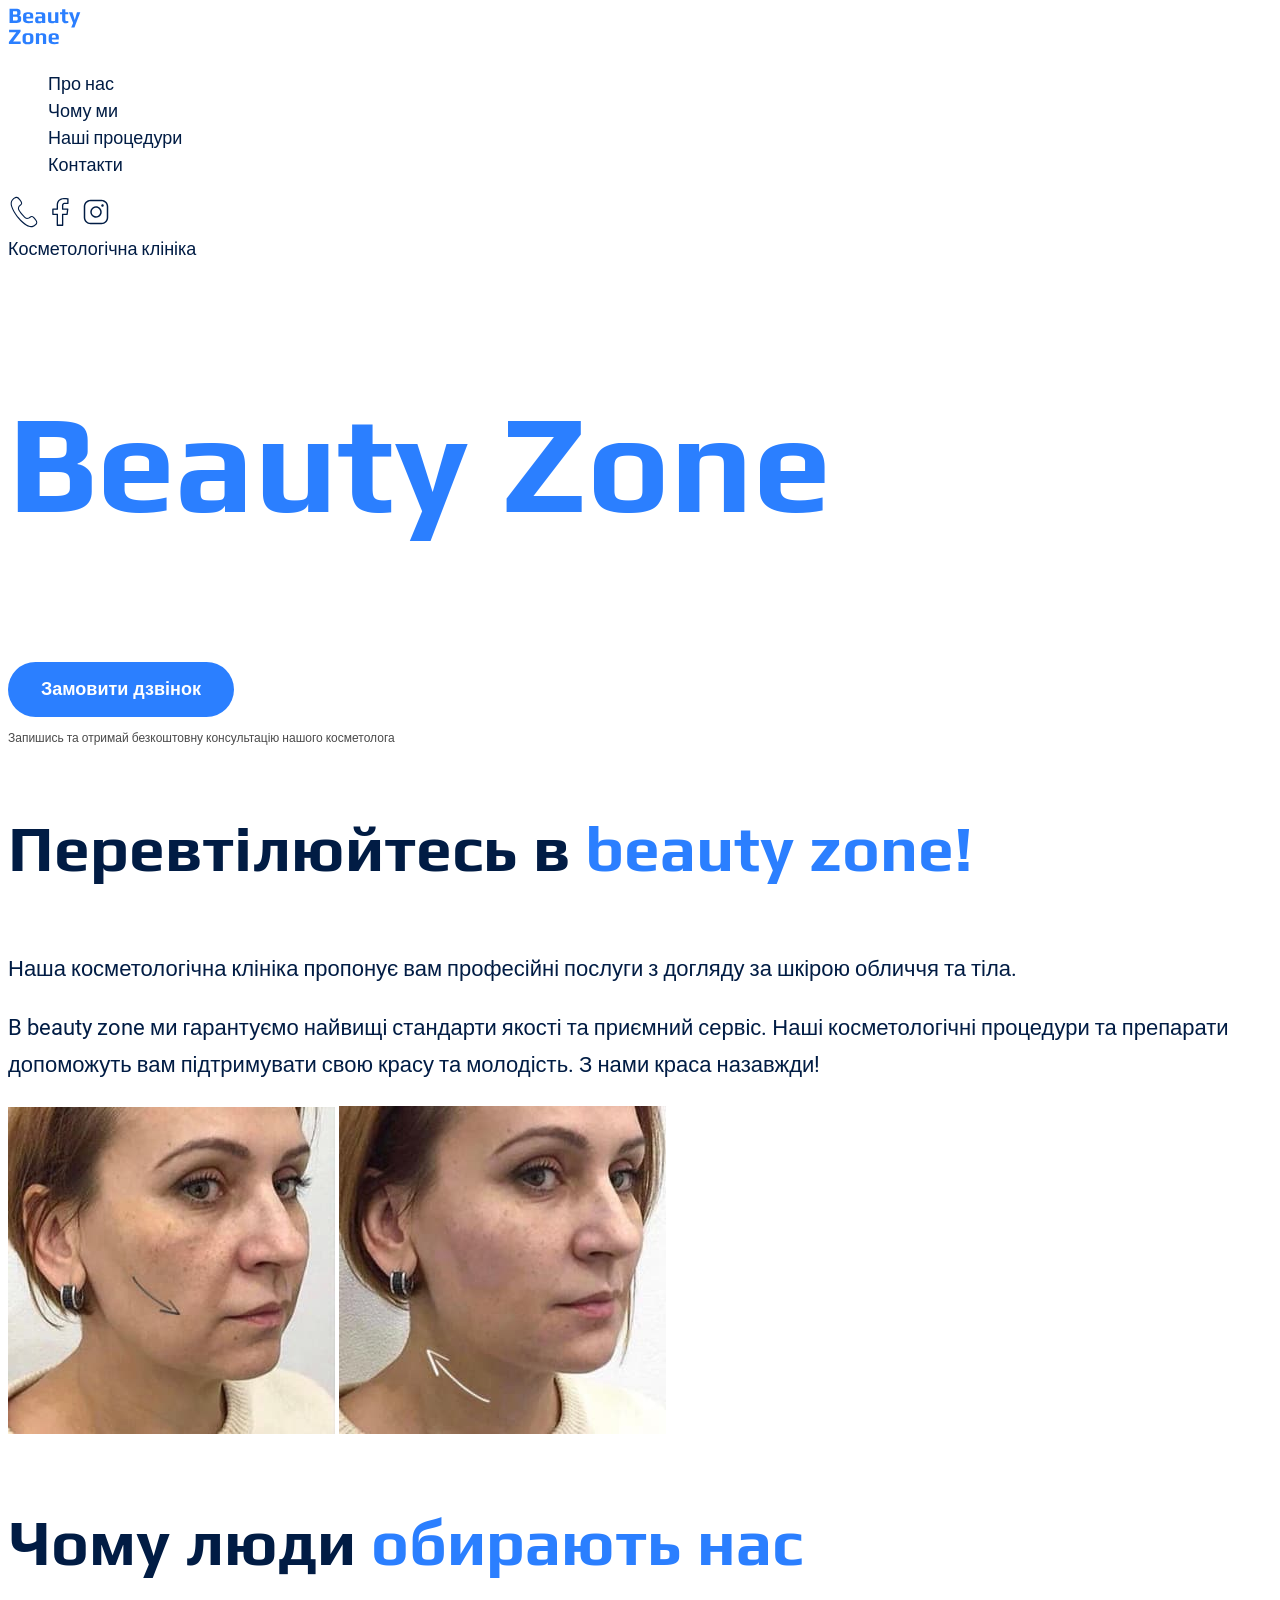
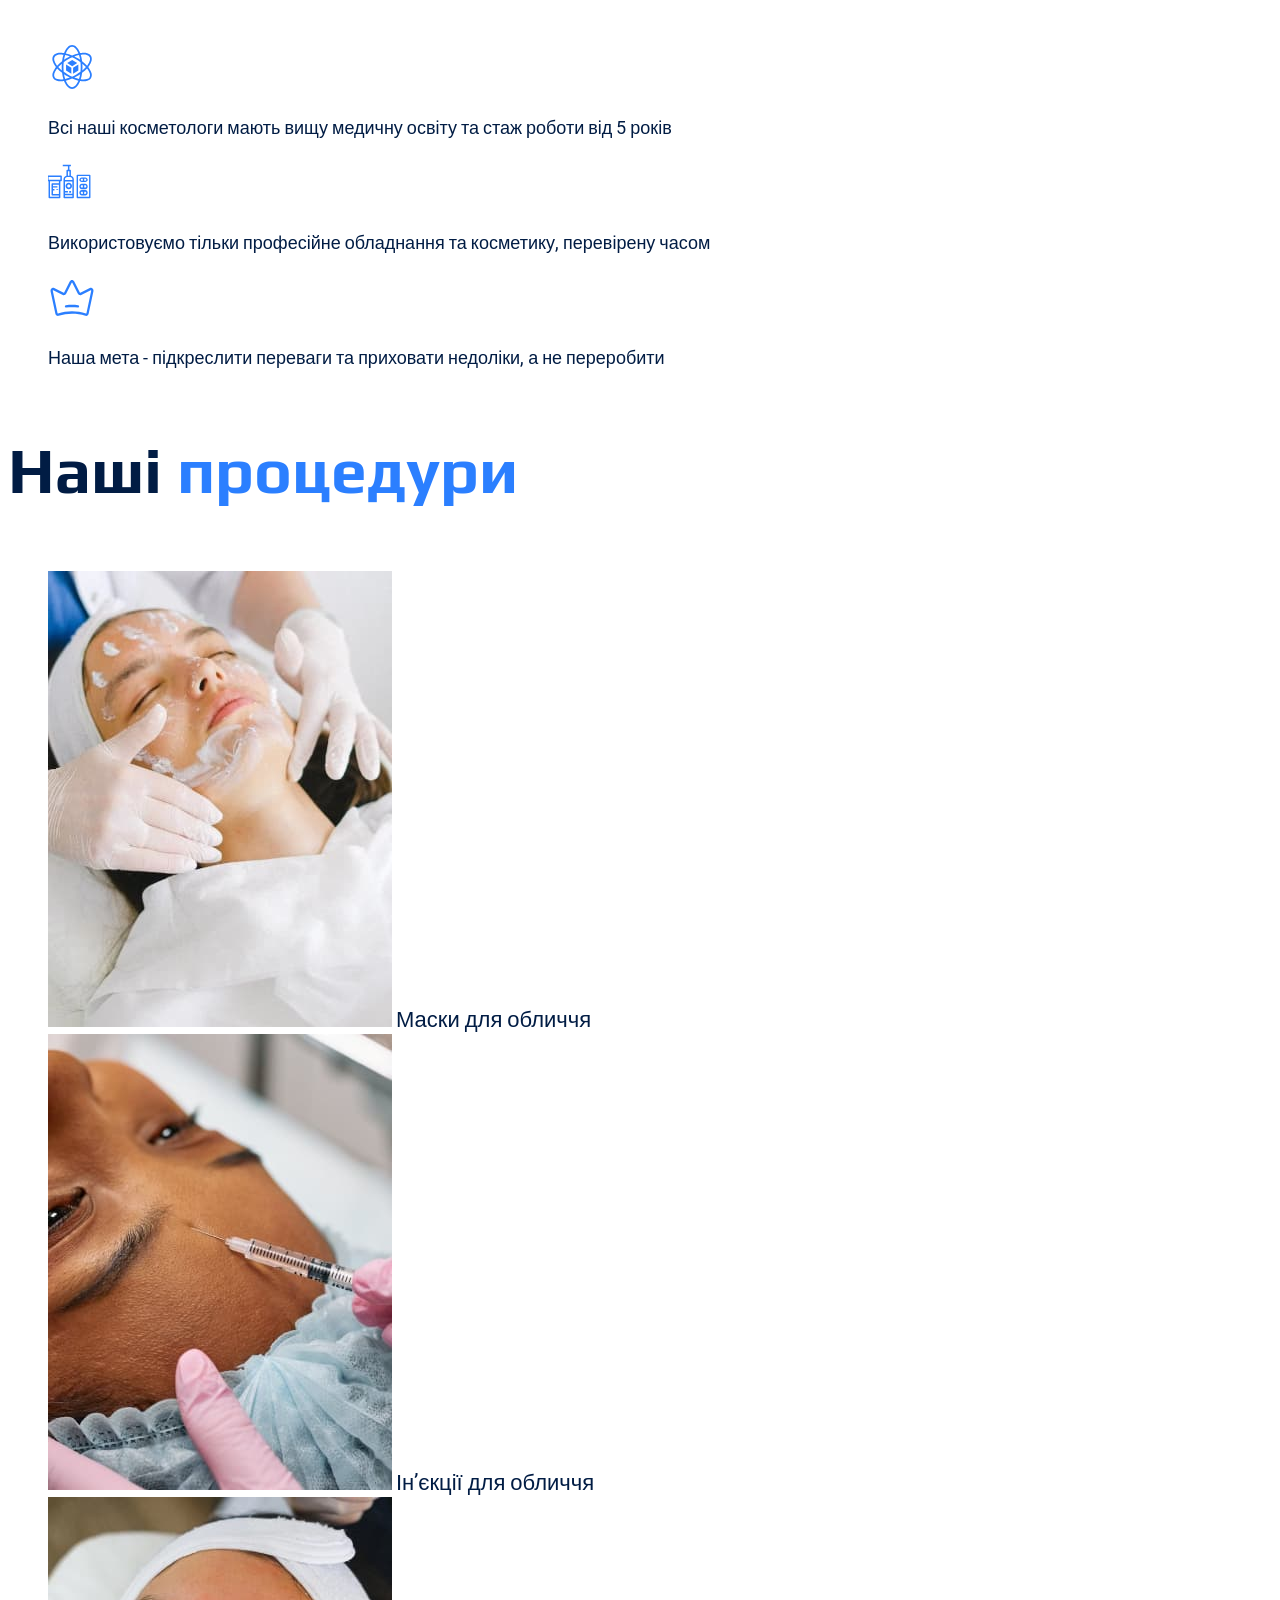
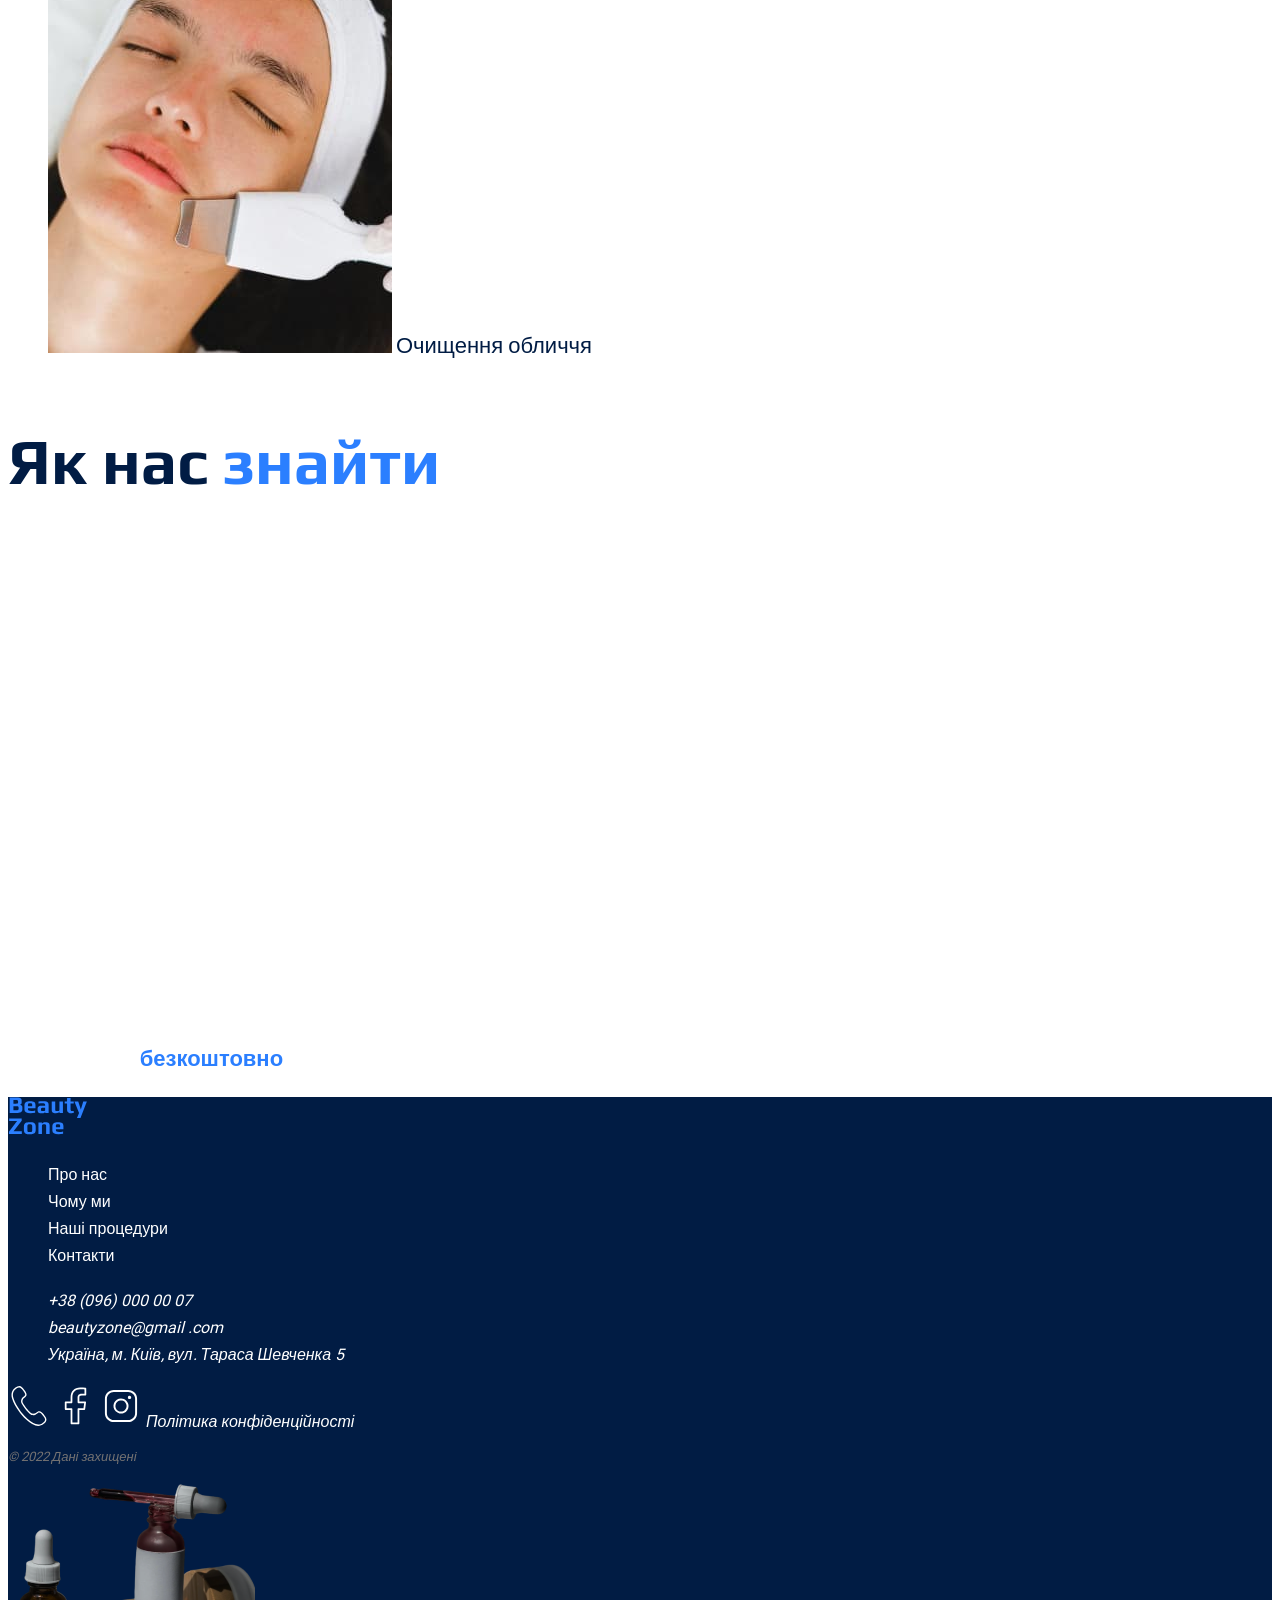
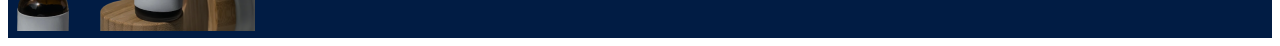
<file: genius-homework-1/index.html>
<!doctype html>
<html lang="uk">
<head>
    <meta charset="UTF-8">
    <meta
        name="viewport"
        content="width=device-width, user-scalable=no, initial-scale=1.0, maximum-scale=1.0, minimum-scale=1.0">
    <meta http-equiv="X-UA-Compatible" content="ie=edge">
    <title>Beauty Zone</title>
    <link rel="stylesheet" href="./css/styles.css">
</head>
<body>
<header class="header">
    <nav>
        <a href="index.html">
            <img src="./images/logo.svg" alt="Logo Beauty Zone">
        </a>
        <ul class="header-links">
            <li>
                <a class="header-link" href="#about-us">Про нас</a>
            </li>
            <li>
                <a class="header-link" href="#why-us">Чому ми</a>
            </li>
            <li>
                <a class="header-link" href="#procedures">Наші процедури</a>
            </li>
            <li>
                <a class="header-link" href="#contacts">Контакти</a>
            </li>
        </ul>
    </nav>
    <div class="social-links">
        <a href="tel:380960000007">
            <img src="./images/tel.svg" alt="Call Us">
        </a>
        <a href="#">
            <img src="./images/fb.svg" alt="Facebook">
        </a>
        <a href="#">
            <img src="./images/inst.svg" alt="Instagram">
        </a>
    </div>
</header>

<main class="main">
    <!-- Main Banner -->
    <section class="main-banner">
        <span class="banner-subtitle">Косметологічна клініка</span>
        <h1 class="banner-title decoration" lang="en">beauty zone</h1>
        <button class="banner-btn button" type="button">
            Замовити дзвінок
        </button>
        <p class="banner-free-call-description">Запишись та отримай безкоштовну консультацію нашого косметолога</p>
    </section>

    <!-- Services -->
    <section class="services" id="about-us">
        <h2 class="services-title">Перевтілюйтесь в <span class="decoration" lang="en">beauty zone!</span></h2>
        <div class="services-description">
            <p class="service-description-text">
                Наша косметологічна клініка пропонує вам професійні послуги
                з догляду за шкірою обличчя та тіла.
            </p>
            <p class="service-description-text">
                B <span lang="en">beauty zone</span> ми гарантуємо найвищі стандарти якості
                та приємний сервіс. Наші косметологічні процедури та препарати допоможуть вам підтримувати свою красу та
                молодість.
                З нами краса назавжди!
            </p>
        </div>
        <div class="service-images">
            <img src="./images/after-procedure.jpg" alt="After procedure">
            <img src="./images/before-procedure.jpg" alt="Before procedure">
        </div>
    </section>

    <!-- Why Choose Us -->
    <section class="why-choose-us" id="why-us">
        <h2 class="why-choose-us-title">Чому люди <span class="decoration">обирають нас</span></h2>
        <ul class="why-choose-us-lists">
            <li>
                <article>
                    <img src="./images/science.svg" alt="Science Image">
                    <p class="why-choose-us-text">
                        Всі наші косметологи мають вищу медичну освіту
                        та стаж роботи від 5 років
                    </p>
                </article>
            </li>
            <li>
                <article>
                    <img src="./images/services.svg" alt="Service Image">
                    <p class="why-choose-us-text">
                        Використовуємо тільки професійне обладнання та косметику, перевірену часом
                    </p>
                </article>
            </li>
            <li>
                <article>
                    <img src="./images/goal.svg" alt="Goal Image">
                    <p class="why-choose-us-text">
                        Наша мета - підкреслити переваги та приховати недоліки, а не переробити
                    </p>
                </article>
            </li>
        </ul>
    </section>

    <!-- Our procedures -->
    <section class="our-procedures" id="procedures">
        <h2 class="our-procedure-title">Наші <span class="decoration">процедури</span></h2>
        <ul class="procedure-lists">
            <li>
                <article>
                    <img class="procedure-list-img" src="./images/procedure-01.jpg" alt="Procedure One">
                    <span class="procedure-list-name">Маски для обличчя</span>
                </article>
            </li>
            <li>
                <article>
                    <img class="procedure-list-img" src="./images/procedure-02.jpg" alt="Procedure Two">
                    <span class="procedure-list-name">Інʼєкції для обличчя</span>
                </article>
            </li>
            <li>
                <article>
                    <img class="procedure-list-img" src="./images/procedure-03.jpg" alt="Procedure Three">
                    <span class="procedure-list-name">Очищення обличчя</span>
                </article>
            </li>
        </ul>
    </section>

    <!-- Find Us -->
    <section class="find-us" id="contacts">
        <h2 class="find-us-title">Як нас <span class="decoration">знайти</span></h2>
        <div class="find-us-map">
            <iframe
                src="https://www.google.com/maps/embed?pb=!1m18!1m12!1m3!1d2540.932573471337!2d30.51560037747631!3d50.44235657159076!2m3!1f0!2f0!3f0!3m2!1i1024!2i768!4f13.1!3m3!1m2!1s0x40d4cef8b5f6338d%3A0x25c7f06ad686451c!2z0LHRg9C70YzQstCw0YAg0KLQsNGA0LDRgdCwINCo0LXQstGH0LXQvdC60LAsIDUsINCa0LjRl9CyLCAwMjAwMA!5e0!3m2!1suk!2sua!4v1700423208174!5m2!1suk!2sua"
                width="600" height="450" style="border:0;" allowfullscreen="" loading="lazy"
                referrerpolicy="no-referrer-when-downgrade">
            </iframe>
        </div>
        <div class="find-us-forms">
            <h3 class="find-us-forms-title">
                Запишіться <span class="decoration">безкоштовно</span> та отримайте подарунок
            </h3>
        </div>
    </section>
</main>
<footer class="footer">
    <nav>
        <a href="./index.html">
            <img src="./images/logo-footer.svg" alt="Logo Footer">
        </a>
        <ul class="footer-links">
            <li>
                <a class="footer-link link-decorate" href="#about-us">Про нас</a>
            </li>
            <li>
                <a class="footer-link link-decorate" href="#why-us">Чому ми</a>
            </li>
            <li>
                <a class="footer-link link-decorate" href="#procedures">Наші процедури</a>
            </li>
            <li>
                <a class="footer-link link-decorate" href="#contacts">Контакти</a>
            </li>
        </ul>
    </nav>
    <address>
        <ul>
            <li>
                <a class="footer-address-link link-decorate" href="tel:380960000007">+38 (096) 000 00 07</a>
            </li>
            <li>
                <a class="footer-address-link link-decorate" href="mailto:beautyzone@gmail.com">beautyzone@gmail
                    .com</a>
            </li>
            <li>
                <a class="footer-address-link link-decorate" href="https://maps.app.goo.gl/8k8LiRJa2Az8qU1z7">
                    Україна, м. Київ, вул. Тараса Шевченка 5
                </a>
            </li>
        </ul>
        <a href="tel:380960000007">
            <img src="./images/tel-light.svg" alt="Call Us">
        </a>
        <a href="#">
            <img src="./images/fb-light.svg" alt="Facebook">
        </a>
        <a href="#">
            <img src="./images/inst-light.svg" alt="Instagram">
        </a>
        <a class="footer-address-link" href="#" target="_blank">Політика конфіденційності</a>
        <p class="footer-address-copyright">&copy; 2022 Дані захищені</p>
    </address>
    <img src="./images/footer-img.png" alt="Footer Images">
</footer>
</body>
</html>
</file>
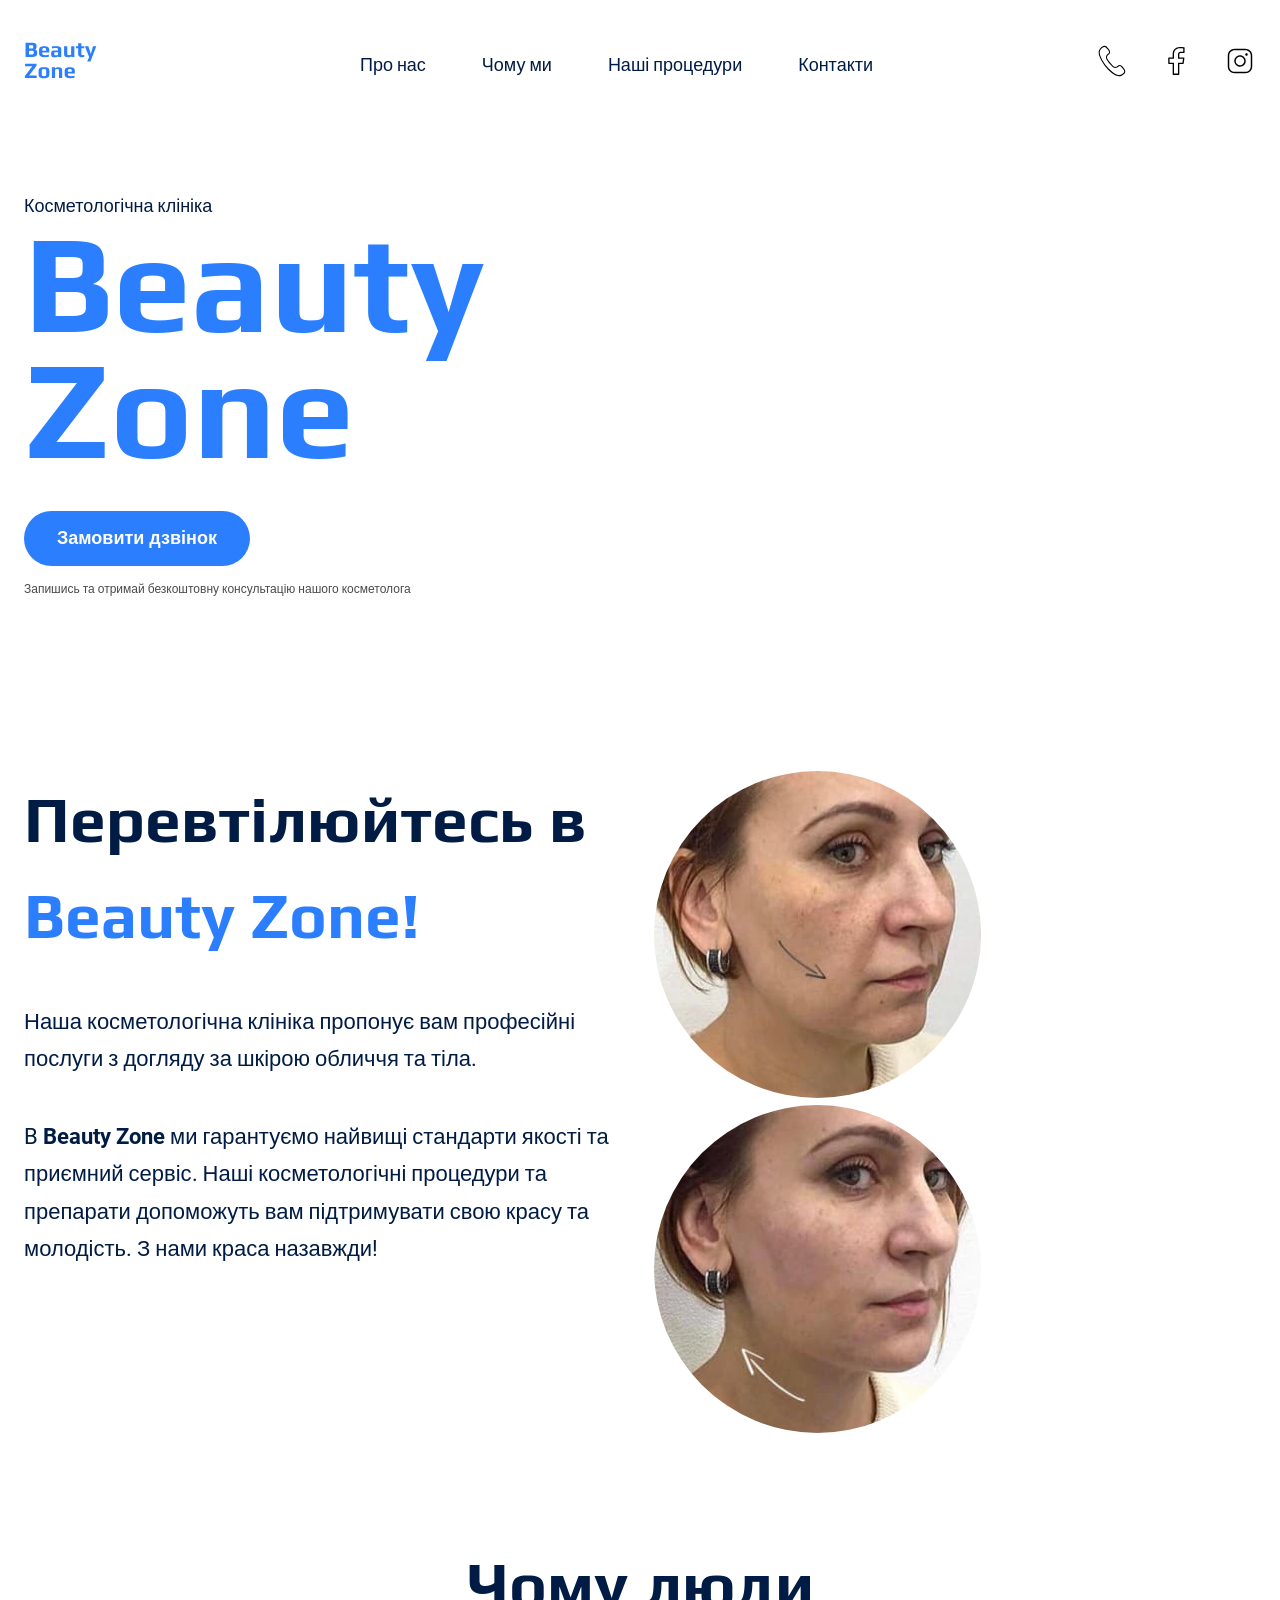
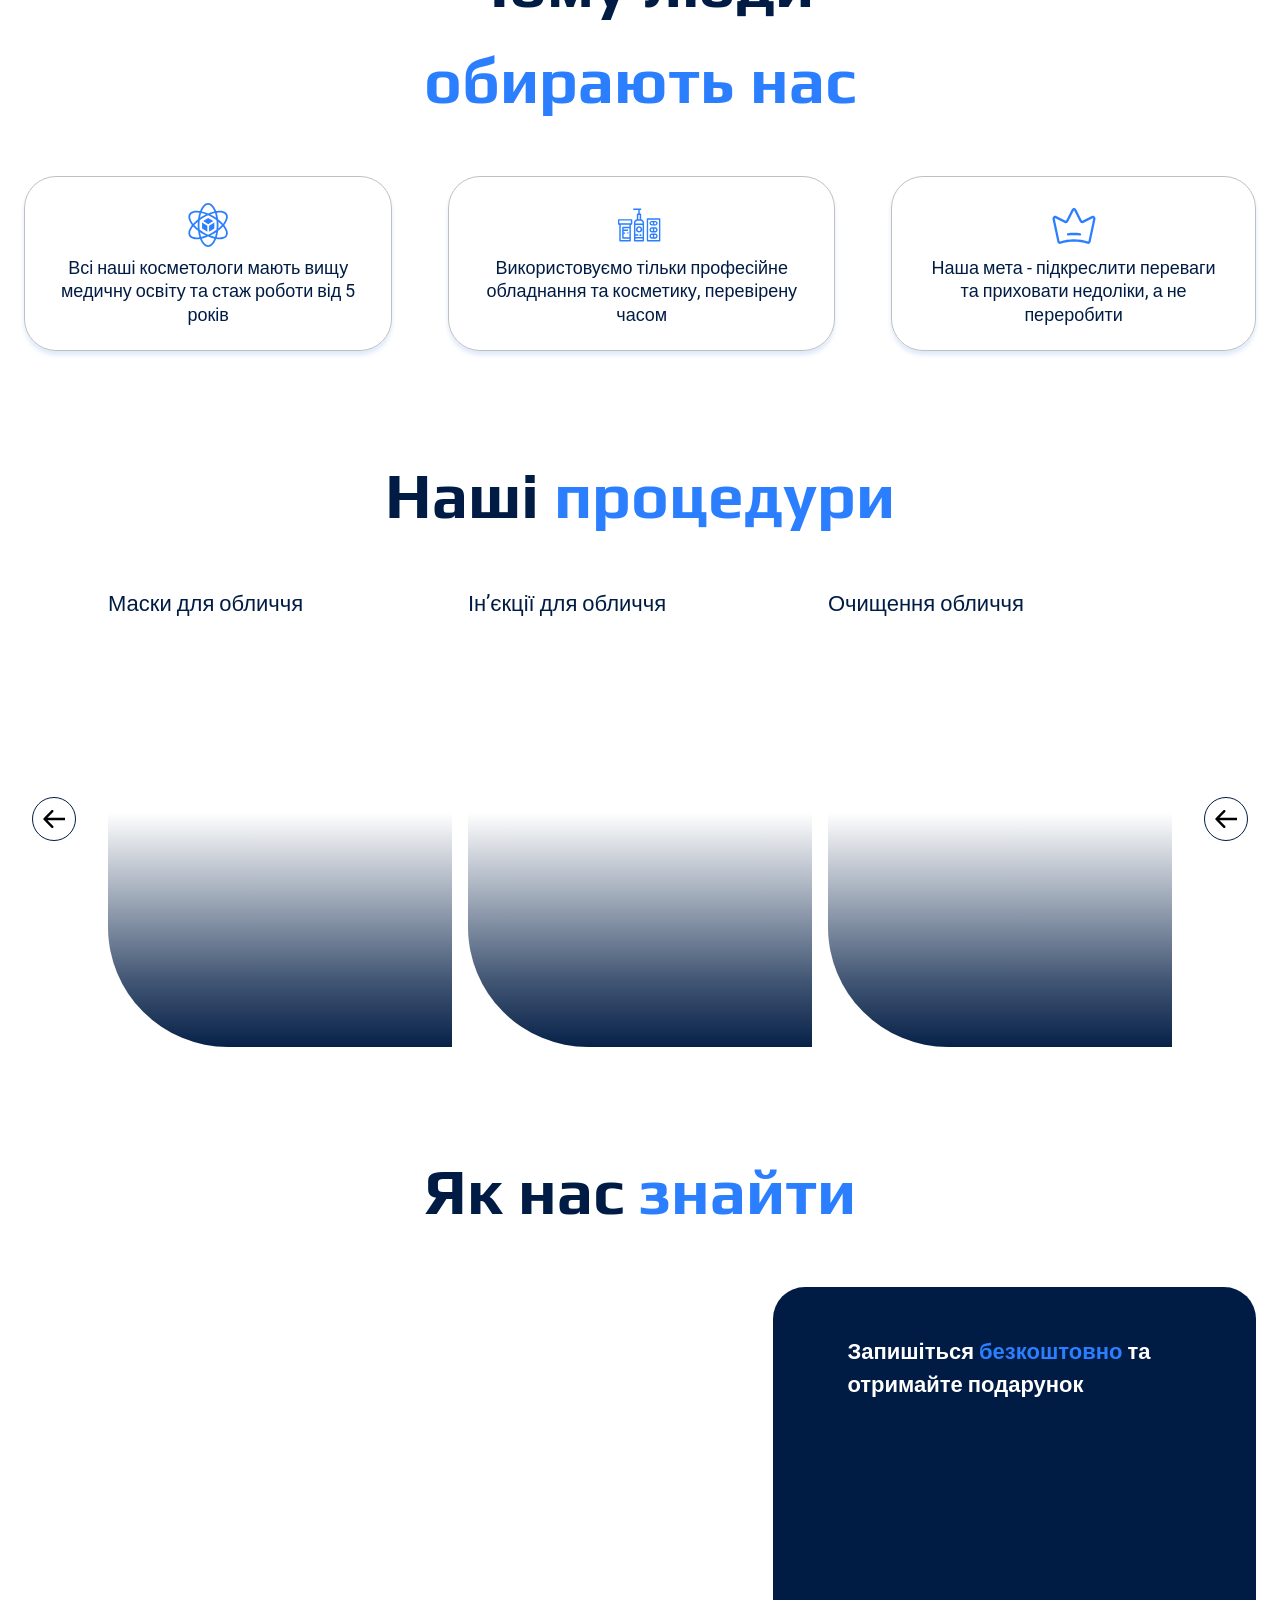
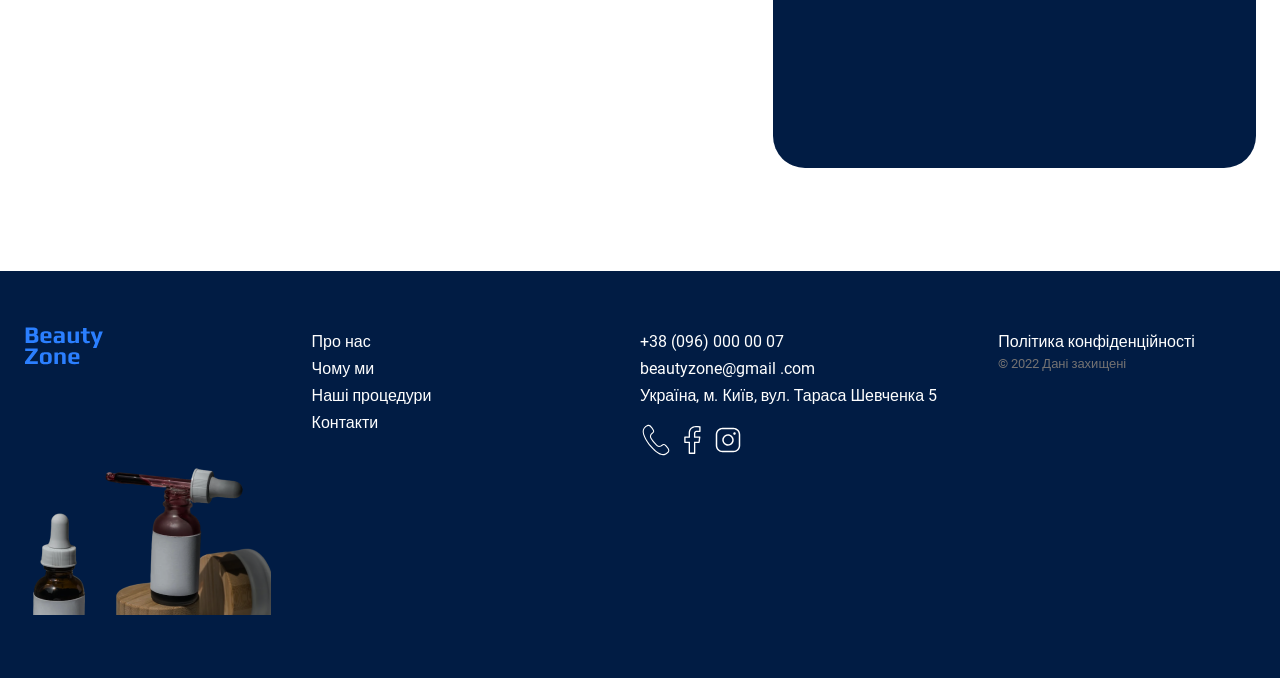
<file: genius-homework-2/index.html>
<!doctype html>
<html lang="uk">
<head>
    <meta charset="UTF-8">
    <meta
        name="viewport"
        content="width=device-width, user-scalable=no, initial-scale=1.0, maximum-scale=1.0, minimum-scale=1.0">
    <meta http-equiv="X-UA-Compatible" content="ie=edge">
    <title>Beauty Zone</title>
    <link rel="stylesheet" href="./css/styles.css">
</head>
<body>
<header class="header">
    <div class="container">
        <div class="header-container">
            <nav class="header-nav">
                <a href="index.html">
                    <img src="./images/logo.svg" alt="Logo Beauty Zone">
                </a>
                <ul class="header-menu">
                    <li>
                        <a class="header-link" href="#about-us">Про нас</a>
                    </li>
                    <li>
                        <a class="header-link" href="#why-us">Чому ми</a>
                    </li>
                    <li>
                        <a class="header-link" href="#procedures">Наші процедури</a>
                    </li>
                    <li>
                        <a class="header-link" href="#contacts">Контакти</a>
                    </li>
                </ul>
            </nav>
            <div class="social-links">
                <a href="tel:380960000007">
                    <svg class="social-link-icon" width="32" height="32">
                        <use href="./images/icons.svg#icon-phone"></use>
                    </svg>
                </a>
                <a href="#">
                    <svg class="social-link-icon" width="32" height="32">
                        <use href="./images/icons.svg#icon-facebook"></use>
                    </svg>
                </a>
                <a href="#">
                    <svg class="social-link-icon" width="32" height="32">
                        <use href="./images/icons.svg#icon-instagram"></use>
                    </svg>
                </a>
            </div>
        </div>
    </div>
</header>

<main class="main">
    <!-- Main Banner -->
    <section class="section main-banner">
        <div class="banner-section container">
            <div class="banner-container">
                <span class="banner-subtitle">Косметологічна клініка</span>
                <h1 class="banner-title decoration-text decoration" lang="en">beauty zone</h1>
                <button class="banner-btn button" type="button">
                    Замовити дзвінок
                </button>
                <p class="banner-free-call-description">Запишись та отримай безкоштовну консультацію нашого
                    косметолога</p>
            </div>
        </div>
    </section>

    <!-- Services -->
    <section class="section services" id="about-us">
        <div class="container">
            <div class="service-container">
                <div class="services-description">
                    <h2 class="services-title">Перевтілюйтесь в <span class="decoration-text decoration" lang="en">beauty zone!</span>
                    </h2>
                    <p class="service-description-text">
                        Наша косметологічна клініка пропонує вам професійні послуги
                        з догляду за шкірою обличчя та тіла.
                    </p>
                    <p class="service-description-text">
                        B <span class="service-text-bold" lang="en">beauty zone</span> ми гарантуємо найвищі стандарти
                        якості
                        та приємний сервіс. Наші косметологічні процедури та препарати допоможуть вам підтримувати свою
                        красу та молодість. З нами краса назавжди!
                    </p>
                </div>
                <div class="service-images">
                    <img class="service-image" src="images/before-procedure.jpg" alt="Before procedure">
                    <img class="service-image" src="images/after-procedure.jpg" alt="After procedure">
                </div>
            </div>
        </div>
    </section>

    <!-- Why Choose Us -->
    <section class="section why-choose-us" id="why-us">
        <div class="container">
            <h2 class="why-choose-us-title">Чому люди <span class="decoration">обирають нас</span></h2>
            <ul class="why-choose-us-lists">
                <li class="list-card">
                    <article>
                        <svg class="card-icon" width="48" height="48">
                            <use href="./images/icons.svg#icon-science"></use>
                        </svg>
                        <p class="why-choose-us-text">
                            Всі наші косметологи мають вищу медичну освіту
                            та стаж роботи від 5 років
                        </p>
                    </article>
                </li>
                <li class="list-card">
                    <article>
                        <svg class="card-icon" width="48" height="48">
                            <use href="./images/icons.svg#icon-medicine"></use>
                        </svg>
                        <p class="why-choose-us-text">
                            Використовуємо тільки професійне обладнання та косметику, перевірену часом
                        </p>
                    </article>
                </li>
                <li class="list-card">
                    <article>
                        <svg class="card-icon" width="48" height="48">
                            <use href="./images/icons.svg#icon-crown"></use>
                        </svg>
                        <p class="why-choose-us-text">
                            Наша мета - підкреслити переваги та приховати недоліки, а не переробити
                        </p>
                    </article>
                </li>
            </ul>
        </div>
    </section>

    <!-- Our procedures -->
    <section class="section our-procedures" id="procedures">
        <div class="container">
            <h2 class="our-procedure-title">Наші <span class="decoration">процедури</span></h2>
            <div class="procedure-container">
                <button class="carousel-button">
                    <svg class="slider-arrow" width="22" height="22">
                        <use href="./images/icons.svg#icon-arrow"></use>
                    </svg>
                </button>
                <ul class="procedure-lists">
                    <li class="procedure-item">
                        <article class="procedure-card">
                            <p class="procedure-list-name">Маски для обличчя</p>
                        </article>
                    </li>
                    <li class="procedure-item">
                        <article class="procedure-card">
                            <p class="procedure-list-name">Інʼєкції для обличчя</p>
                        </article>
                    </li>
                    <li class="procedure-item">
                        <article class="procedure-card">
                            <p class="procedure-list-name">Очищення обличчя</p>
                        </article>
                    </li>
                </ul>
                <button class="carousel-button">
                    <svg class="slider-arrow" width="22" height="22">
                        <use href="./images/icons.svg#icon-arrow"></use>
                    </svg>
                </button>
            </div>
        </div>
    </section>

    <!-- Find Us -->
    <section class="section find-us" id="contacts">
        <div class="container">
            <h2 class="find-us-title">Як нас <span class="decoration">знайти</span></h2>
            <div class="find-us-container">
                <div class="find-us-map">
                    <iframe
                        src="https://www.google.com/maps/embed?pb=!1m18!1m12!1m3!1d2540.932573471337!2d30.51560037747631!3d50.44235657159076!2m3!1f0!2f0!3f0!3m2!1i1024!2i768!4f13.1!3m3!1m2!1s0x40d4cef8b5f6338d%3A0x25c7f06ad686451c!2z0LHRg9C70YzQstCw0YAg0KLQsNGA0LDRgdCwINCo0LXQstGH0LXQvdC60LAsIDUsINCa0LjRl9CyLCAwMjAwMA!5e0!3m2!1suk!2sua!4v1700423208174!5m2!1suk!2sua"
                        width="605" height="481" style="border: 0; border-radius: 32px; width: 100%;" allowfullscreen=""
                        loading="lazy"
                        referrerpolicy="no-referrer-when-downgrade">
                    </iframe>
                </div>
                <div class="find-us-forms">
                    <h3 class="find-us-forms-title">
                        Запишіться <span class="decoration">безкоштовно</span> та отримайте подарунок
                    </h3>
                </div>
            </div>
        </div>
    </section>
</main>
<footer class="footer">
    <div class="container">
        <div class="footer-container">
            <nav class="footer-nav">
                <div class="footer-logo">
                    <a href="./index.html">
                        <img src="./images/logo-footer.svg" alt="Logo Footer">
                    </a>
                </div>
                <ul class="footer-links">
                    <li class="footer-link-item">
                        <a class="footer-link link-decorate" href="#about-us">Про нас</a>
                    </li>
                    <li class="footer-link-item">
                        <a class="footer-link link-decorate" href="#why-us">Чому ми</a>
                    </li>
                    <li class="footer-link-item">
                        <a class="footer-link link-decorate" href="#procedures">Наші процедури</a>
                    </li>
                    <li class="footer-link-item">
                        <a class="footer-link link-decorate" href="#contacts">Контакти</a>
                    </li>
                </ul>
            </nav>
            <address class="footer-addresses">
                <div class="footer-addresses-group">
                    <ul class="footer-address-nav">
                        <li>
                            <a class="footer-address-link link-decorate" href="tel:380960000007">+38 (096)
                                000 00
                                07</a>
                        </li>
                        <li>
                            <a class="footer-address-link link-decorate" href="mailto:beautyzone@gmail.com">beautyzone@gmail
                                .com</a>
                        </li>
                        <li>
                            <a class="footer-address-link link-decorate"
                               href="https://maps.app.goo.gl/8k8LiRJa2Az8qU1z7">
                                Україна, м. Київ, вул. Тараса Шевченка 5
                            </a>
                        </li>
                    </ul>
                    <div class="footer-social-links">
                        <a class="footer-social-link-item" href="tel:380960000007">
                            <svg class="footer-social-icon" width="32" height="32">
                                <use href="./images/icons.svg#icon-phone"></use>
                            </svg>
                        </a>
                        <a class="footer-social-link-item" href="https://facebook.com" target="_blank">
                            <svg class="footer-social-icon" width="32" height="32">
                                <use href="./images/icons.svg#icon-facebook"></use>
                            </svg>
                        </a>
                        <a class="footer-social-link-item" href="https://instagram.com" target="_blank">
                            <svg class="footer-social-icon" width="32" height="32">
                                <use href="./images/icons.svg#icon-instagram"></use>
                            </svg>
                        </a>
                    </div>
                </div>
                <div class="address-info">
                    <a class="footer-address-link" href="#" target="_blank">Політика конфіденційності</a>
                    <p class="footer-address-copyright">&copy; 2022 Дані захищені</p>
                </div>
            </address>
        </div>
        <img src="./images/footer-img.png" alt="Footer Images">
    </div>
</footer>
</body>
</html>
</file>
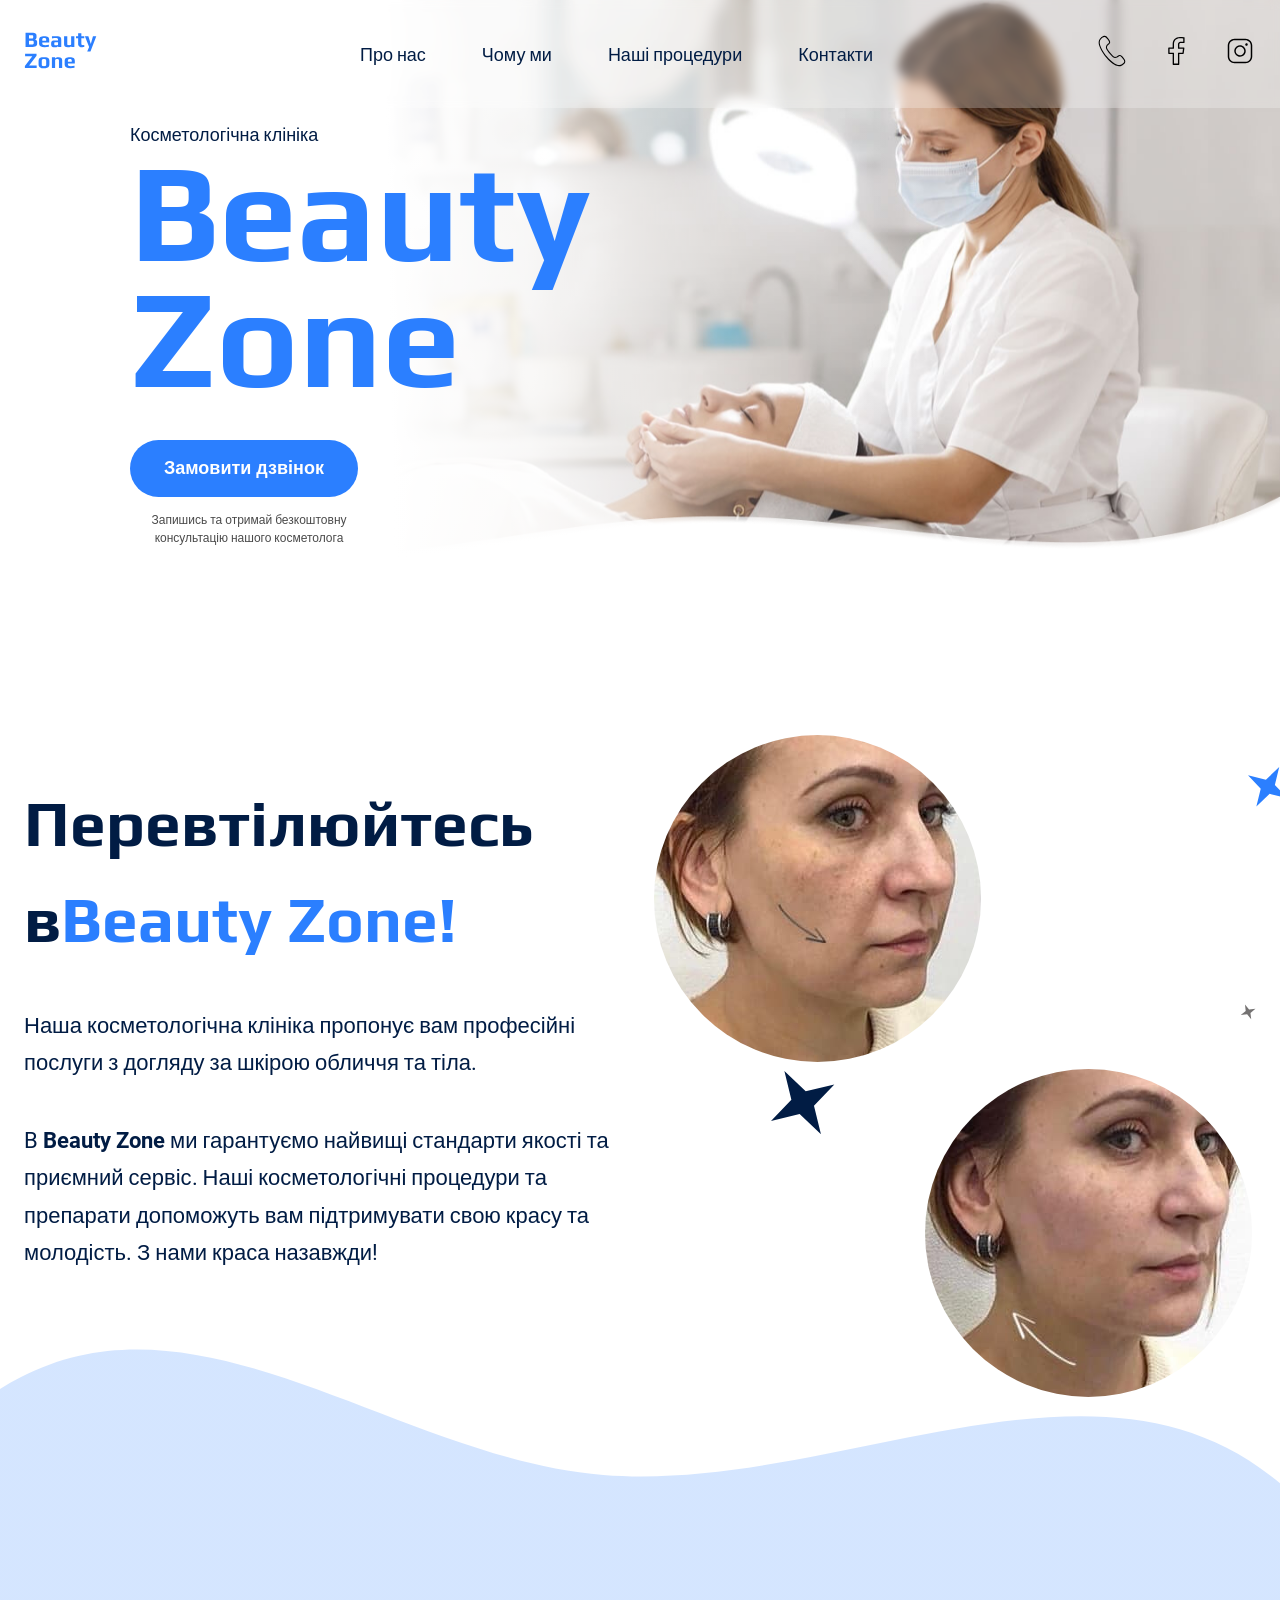
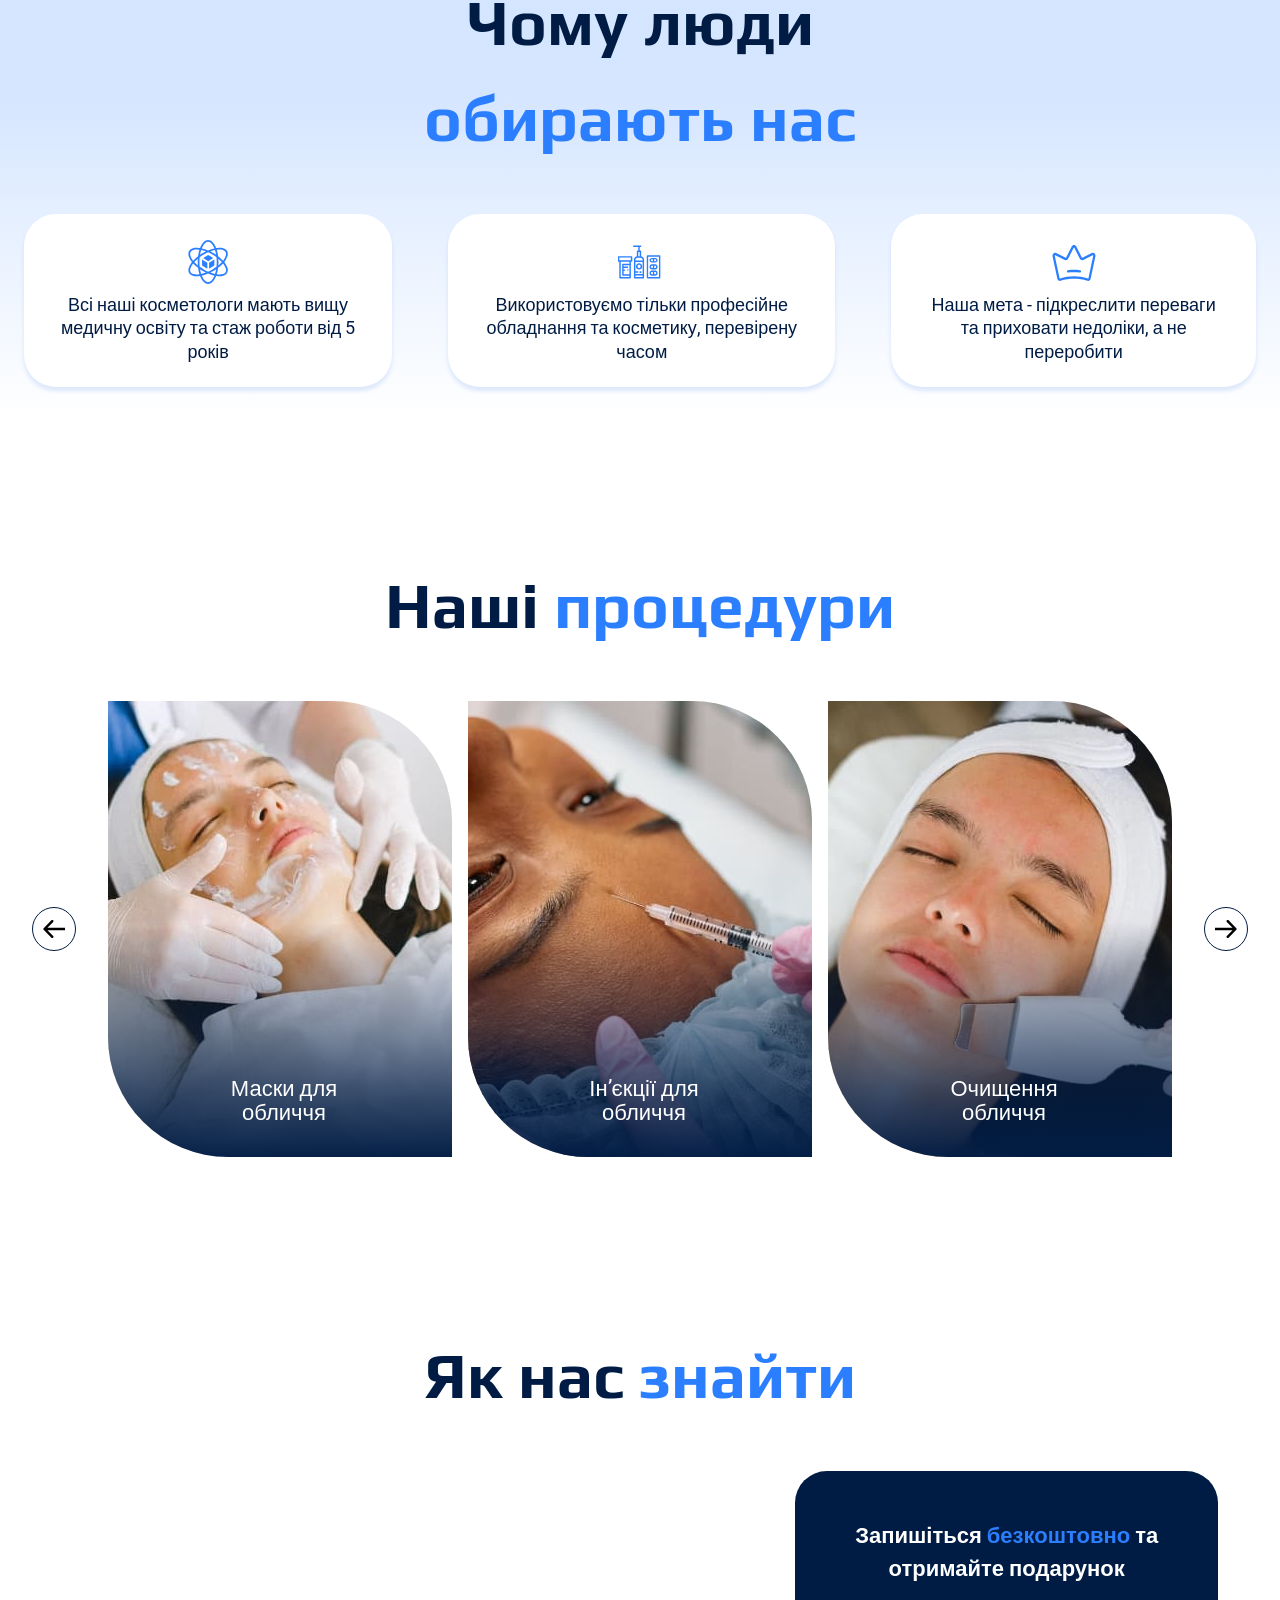
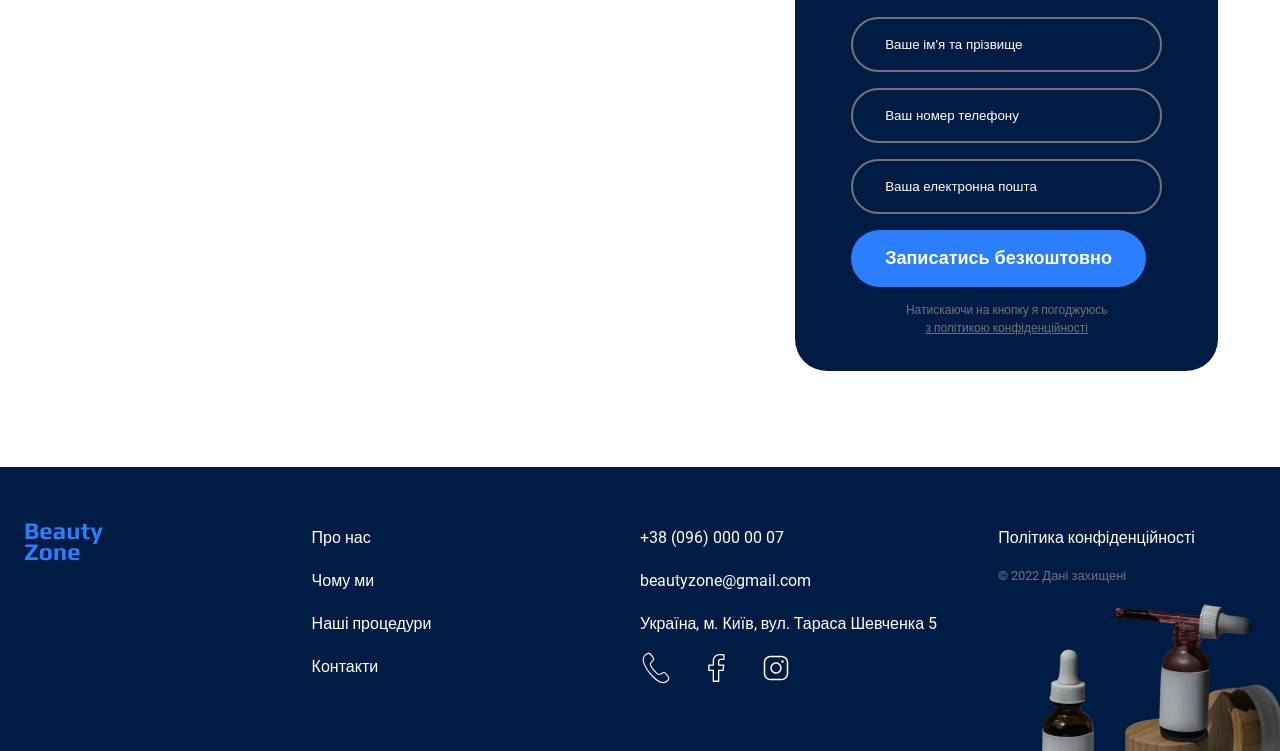
<file: genius-homework-3/index.html>
<!DOCTYPE html>
<html lang="uk">
<head>
  <meta charset="UTF-8">
  <meta name="viewport" content="width=device-width, initial-scale=1">
  <meta http-equiv="X-UA-Compatible" content="ie=edge">
  <title>Beauty Zone</title>
  <link rel="stylesheet" href="./css/styles.css">
</head>
<body>
<header class="header">
  <div class="container">
    <div class="header-container">
      <nav class="header-nav">
        <a href="index.html">
          <img src="./images/logo.svg" alt="Logo Beauty Zone">
        </a>
        <ul class="header-menu">
          <li>
            <a class="header-link" href="#about-us">Про нас</a>
          </li>
          <li>
            <a class="header-link" href="#why-us">Чому ми</a>
          </li>
          <li>
            <a class="header-link" href="#procedures">Наші процедури</a>
          </li>
          <li>
            <a class="header-link" href="#contacts">Контакти</a>
          </li>
        </ul>
      </nav>
      <div class="social-links">
        <a href="tel:380960000007">
          <svg class="social-link-icon" width="32" height="32">
            <use href="./images/icons.svg#icon-phone"></use>
          </svg>
        </a>
        <a href="#">
          <svg class="social-link-icon" width="32" height="32">
            <use href="./images/icons.svg#icon-facebook"></use>
          </svg>
        </a>
        <a href="#">
          <svg class="social-link-icon" width="32" height="32">
            <use href="./images/icons.svg#icon-instagram"></use>
          </svg>
        </a>
      </div>
    </div>
  </div>
</header>

<main class="main">
  <!-- Main Banner -->
  <section class="section main-banner">
    <div class="banner-section container">
      <div class="banner-container">
        <span class="banner-subtitle">Косметологічна клініка</span>
        <h1 class="banner-title decoration-text decoration" lang="en">beauty zone</h1>
        <button class="modal-btn-open main-btn-primary button" type="button">
          Замовити дзвінок
        </button>
        <p class="banner-free-call-description">Запишись та отримай безкоштовну консультацію нашого
          косметолога</p>
      </div>
    </div>
  </section>

  <!-- Services -->
  <section class="section services" id="about-us">
    <div class="container">
      <div class="service-container">
        <div class="services-description">
          <h2 class="services-title">
            Перевтілюйтесь в<span class="decoration-text decoration" lang="en">Beauty Zone!</span>
          </h2>
          <p class="service-description-text">
            Наша косметологічна клініка пропонує вам професійні послуги
            з догляду за шкірою обличчя та тіла.
          </p>
          <p class="service-description-text">
            B <span class="service-text-bold" lang="en">beauty zone</span> ми гарантуємо найвищі стандарти
            якості та приємний сервіс. Наші косметологічні процедури та препарати допоможуть вам підтримувати свою
            красу та молодість. З нами краса назавжди!
          </p>
        </div>
        <div class="service-images">
          <img class="service-image-left" src="images/before-procedure.jpg" alt="Before procedure">
          <img class="service-image-right" src="images/after-procedure.jpg" alt="After procedure">

          <svg class="service-large-star" width="64px" height="64px">
            <use href="./images/icons.svg#icon-star-large"></use>
          </svg>
          <svg class="service-middle-star" width="40px" height="40px">
            <use href="./images/icons.svg#icon-star-middle"></use>
          </svg>
          <svg class="service-small-star" width="16px" height="16px">
            <use href="./images/icons.svg#icon-star-small"></use>
          </svg>
        </div>
      </div>
    </div>
  </section>

  <!-- Why Choose Us -->
  <section class="section why-choose-us" id="why-us">
    <div class="container">
      <h2 class="why-choose-us-title">Чому люди <span class="decoration">обирають нас</span></h2>
      <ul class="why-choose-us-lists">
        <li class="list-card">
          <article>
            <h3 class="visually-hidden">Наша освіта</h3>
            <svg class="card-icon" width="48" height="48">
              <use href="./images/icons.svg#icon-science"></use>
            </svg>
            <p class="why-choose-us-text">
              Всі наші косметологи мають вищу медичну освіту
              та стаж роботи від 5 років
            </p>
          </article>
        </li>
        <li class="list-card">
          <article>
            <h3 class="visually-hidden">Сучасне обладнання</h3>
            <svg class="card-icon" width="48" height="48">
              <use href="./images/icons.svg#icon-medicine"></use>
            </svg>
            <p class="why-choose-us-text">
              Використовуємо тільки професійне обладнання та косметику, перевірену часом
            </p>
          </article>
        </li>
        <li class="list-card">
          <article>
            <h3 class="visually-hidden">Наша мета</h3>
            <svg class="card-icon" width="48" height="48">
              <use href="./images/icons.svg#icon-crown"></use>
            </svg>
            <p class="why-choose-us-text">
              Наша мета - підкреслити переваги та приховати недоліки, а не переробити
            </p>
          </article>
        </li>
      </ul>
    </div>
  </section>

  <!-- Our procedures -->
  <section class="section our-procedures" id="procedures">
    <div class="container">
      <h2 class="our-procedure-title">Наші <span class="decoration">процедури</span></h2>
      <div class="procedure-container">
        <button class="carousel-button">
          <svg class="slider-arrow" width="22" height="22">
            <use href="./images/icons.svg#icon-arrow"></use>
          </svg>
        </button>
        <ul class="procedure-lists">
          <li class="procedure-item">
            <article class="procedure-card">
              <h3 class="visually-hidden">Маска для обличчя</h3>
              <img class="procedure-card-img" src="./images/procedure-01.jpg" alt="Procedure 1">
              <span class="procedure-list-name">Маски для обличчя</span>
              <div class="procedure-gradient-overlay"></div>
            </article>
          </li>
          <li class="procedure-item">
            <article class="procedure-card">
              <h3 class="visually-hidden">Інʼєкції для обличчя</h3>
              <img class="procedure-card-img" src="./images/procedure-02.jpg" alt="Procedure 2">
              <span class="procedure-list-name">Інʼєкції для обличчя</span>
              <div class="procedure-gradient-overlay"></div>
            </article>
          </li>
          <li class="procedure-item">
            <article class="procedure-card">
              <h3 class="visually-hidden">Очищення обличчя</h3>
              <img class="procedure-card-img" src="./images/procedure-03.jpg" alt="Procedure 3">
              <span class="procedure-list-name">Очищення обличчя</span>
              <div class="procedure-gradient-overlay"></div>
            </article>
          </li>
        </ul>
        <button class="carousel-button">
          <svg class="slider-arrow slider-arrow-left" width="22" height="22">
            <use href="./images/icons.svg#icon-arrow"></use>
          </svg>
        </button>
      </div>
    </div>
  </section>

  <!-- Find Us -->
  <section class="section find-us" id="contacts">
    <div class="container">
      <h2 class="find-us-title">Як нас <span class="decoration">знайти</span></h2>
      <div class="find-us-container">
        <div class="find-us-map">
          <iframe
              src="https://www.google.com/maps/embed?pb=!1m18!1m12!1m3!1d2540.932573471337!2d30.51560037747631!3d50.44235657159076!2m3!1f0!2f0!3f0!3m2!1i1024!2i768!4f13.1!3m3!1m2!1s0x40d4cef8b5f6338d%3A0x25c7f06ad686451c!2z0LHRg9C70YzQstCw0YAg0KLQsNGA0LDRgdCwINCo0LXQstGH0LXQvdC60LAsIDUsINCa0LjRl9CyLCAwMjAwMA!5e0!3m2!1suk!2sua!4v1700423208174!5m2!1suk!2sua"
              width="605" height="481" style="border: 0; border-radius: 32px; width: 100%;" allowfullscreen=""
              loading="lazy"
              referrerpolicy="no-referrer-when-downgrade">
          </iframe>
        </div>
        <div class="find-us-forms">
          <h3 class="find-us-forms-title">
            Запишіться <span class="decoration">безкоштовно</span> та отримайте подарунок
          </h3>
          <form class="appointment-form" name="appointment-form">
            <label class="appointment-label" for="appointment-user-name">
              <input class="appointment-input" type="text" name="appointment-user-name" id="appointment-user-name"
                     placeholder="Ваше ім'я та прізвище" required>
            </label>
            <label class="appointment-label" for="appointment-user-phone">
              <input class="appointment-input" type="tel" name="appointment-user-phone" id="appointment-user-phone"
                     placeholder="Ваш номер телефону" pattern="\+380\d{9}" required>
            </label>
            <label class="appointment-label" for="appointment-user-email">
              <input class="appointment-input" type="email" name="appointment-user-email" id="appointment-user-email"
                     placeholder="Ваша електронна пошта" required>
            </label>
            <button class="main-btn-primary button" type="submit">Записатись безкоштовно</button>
            <p class="appointment-form-privacy">
              Натискаючи на кнопку я погоджуюсь
              <a class="appointment-form-privacy-link link-decorate" href="#">з політикою конфіденційності</a>
            </p>
          </form>
        </div>
      </div>
    </div>
  </section>
</main>
<footer class="footer">
  <div class="container">
    <div class="footer-container">
      <nav class="footer-nav">
        <div class="footer-logo">
          <a href="./index.html">
            <img src="./images/logo-footer.svg" alt="Logo Footer">
          </a>
        </div>
        <ul class="footer-links">
          <li class="footer-link-item">
            <a class="footer-link link-decorate" href="#about-us">Про нас</a>
          </li>
          <li class="footer-link-item">
            <a class="footer-link link-decorate" href="#why-us">Чому ми</a>
          </li>
          <li class="footer-link-item">
            <a class="footer-link link-decorate" href="#procedures">Наші процедури</a>
          </li>
          <li class="footer-link-item">
            <a class="footer-link link-decorate" href="#contacts">Контакти</a>
          </li>
        </ul>
      </nav>
      <address class="footer-addresses">
        <div class="footer-addresses-group">
          <ul class="footer-address-nav">
            <li>
              <a class="footer-address-link link-decorate" href="tel:380960000007">
                +38 (096) 000 00 07</a>
            </li>
            <li>
              <a class="footer-address-link link-decorate" href="mailto:beautyzone@gmail.com">
                beautyzone@gmail.com
              </a>
            </li>
            <li>
              <a class="footer-address-link link-decorate"
                 href="https://maps.app.goo.gl/8k8LiRJa2Az8qU1z7">
                Україна, м. Київ, вул. Тараса Шевченка 5
              </a>
            </li>
          </ul>
          <div class="footer-social-links">
            <a class="footer-social-link-item link-decorate" href="tel:380960000007">
              <svg class="footer-social-icon" width="32" height="32">
                <use href="./images/icons.svg#icon-phone"></use>
              </svg>
            </a>
            <a class="footer-social-link-item link-decorate" href="https://facebook.com" target="_blank">
              <svg class="footer-social-icon" width="32" height="32">
                <use href="./images/icons.svg#icon-facebook"></use>
              </svg>
            </a>
            <a class="footer-social-link-item link-decorate" href="https://instagram.com" target="_blank">
              <svg class="footer-social-icon" width="32" height="32">
                <use href="./images/icons.svg#icon-instagram"></use>
              </svg>
            </a>
          </div>
        </div>
        <div class="address-info">
          <a class="footer-address-link footer-address-policy-title link-decorate" href="#" target="_blank">Політика
            конфіденційності</a>
          <p class="footer-address-copyright">&copy; 2022 Дані захищені</p>
        </div>
      </address>
    </div>
  </div>
  <div class="footer-decorate-container">
    <img class="footer-decorate-img" src="./images/footer-img.png" alt="Footer Images">
  </div>
  <script src="./js/modal.js"></script>
</footer>

<!-- Modal Window -->
<div class="backdrop is-hidden">
  <div class="modal">
    <div class="modal-wrap">
      <button class="modal-btn-close" type="button">
        <svg class="modal-btn-close-icon" width="32px" height="32px">
          <use href="./images/icons.svg#icon-close"></use>
        </svg>
      </button>
      <h2 class="modal-title">Замовити дзвінок</h2>
      <p class="modal-text">Запишіться <span class="decoration">безкоштовно</span> та отримайте подарунок</p>
      <form class="modal-form" name="modal-form">

        <label class="modal-form-label" for="modal-user-name"></label>
        <input class="modal-form-input" type="text" name="modal-user-name" id="modal-user-name"
               placeholder="Ваше ім'я та прізвище" required>

        <label class="modal-form-label" for="modal-user-phone"></label>
        <input class="modal-form-input" type="tel" name="modal-user-phone" id="modal-user-phone"
               placeholder="Ваш номер телефону" pattern="\+380\d{9}" required>

        <label class="modal-form-label" for="modal-user-email"></label>
        <input class="modal-form-input" type="email" name="modal-user-email" id="modal-user-email"
               placeholder="Ваша електронна пошта" required>

        <button class="main-btn-primary button modal-form-btn" type="submit">
          Записатись безкоштовно
        </button>
        <p class="modal-form-privacy">
          Натискаючи на кнопку я погоджуюсь
          <a class="modal-form-privacy-link link-decorate" href="#">
            з політикою конфіденційності
          </a>
        </p>
      </form>
    </div>
  </div>
</div>

</body>
</html>
</file>
<file: genius-homework-1/css/styles.css>
/* Fonts */
@font-face {
	font-display: swap;
	font-family: "Play";
	font-style: normal;
	font-weight: 400;
	src: url("../fonts/Play-Regular.ttf") format("woff2");
}

@font-face {
	font-display: swap;
	font-family: "Play";
	font-style: normal;
	font-weight: 700;
	src: url("../fonts/Play-Bold.ttf") format("woff2");
}

@font-face {
	font-display: swap;
	font-family: "Roboto";
	font-style: normal;
	font-weight: 400;
	src: url("../fonts/roboto-v30-latin-regular.woff2") format("woff2");
}

@font-face {
	font-display: swap;
	font-family: "Roboto";
	font-style: normal;
	font-weight: 700;
	src: url("../fonts/roboto-v30-latin-700.woff2") format("woff2");
}

/* Variables */
:root {
	--color-primary-light: #FFFFFF;
	--color-primary-dark: #011C44;
	--color-primary-brands: #2B7FFF;
	--color-secondary-text: #4A4A4A;
	--color-secondary-subtext: #747272;
	--color-secondary-btns: #011C44;
}

/* General */
body {
	font-family: Roboto, sans-serif;
	font-size: 18px;
	line-height: 1.5;
	background-color: var(--color-primary-light);
	color: var(--color-primary-dark);
	font-style: normal;
	box-sizing: border-box;
}

a {
	text-decoration: none;
}

h1, h2 {
	font-family: "Play", sans-serif;
}

ul {
	list-style-type: none;
}

.decoration {
	color: var(--color-primary-brands);
}

/* End general */

/* Header section */
.header-link {
	color: var(--color-primary-dark);
}

.header-link:hover {
	color: var(--color-primary-brands);
	font-weight: 700;
}

/* Main banner section */
.banner-title {
	font-size: 140px;
	font-weight: 700;
	line-height: 1.2;
	text-transform: capitalize;
}

.banner-btn {
	color: var(--color-primary-light);
	font-weight: 600;
	font-size: 18px;
	background-color: var(--color-primary-brands);
	border: 1px solid transparent;
	padding: 16px 32px;
	border-radius: 32px;
}

.banner-btn:hover {
	color: var(--color-secondary-btns);
	background-color: var(--color-primary-light);
	border: 1px solid var(--color-primary-brands);
}

.banner-free-call-description {
	font-size: 12px;
	font-weight: 400;
	color: var(--color-secondary-text);
}

/* Service section */
.services-title {
	font-size: 64px;
	font-weight: 700;
}

.service-description-text {
	font-size: 22px;
	line-height: 1.7;
}

/* Why Choose Us section */
.why-choose-us-title {
	font-size: 64px;
	font-weight: 700;
}

.why-choose-us-text {
	line-height: 1.3;
}

/* Our procedure section */
.our-procedure-title {
	font-size: 64px;
	font-weight: 700;
}

.procedure-list-name {
	font-size: 22px;
	line-height: 1.1;
}

/* Find Us section */
.find-us-title {
	font-size: 64px;
	font-weight: 700;
}

.find-us-forms-title {
	font-size: 22px;
	font-weight: 600;
	color: var(--color-primary-light);
}

/* Footer */

.footer {
	background-color: var(--color-primary-dark);
}
.footer-link {
	color: var(--color-primary-light);
	font-size: 16px;
}

.footer-address-link {
	font-size: 16px;
	color: var(--color-primary-light);
}

.link-decorate:hover {
	color: var(--color-primary-brands);
	font-weight: 700;
}

.footer-address-copyright {
	font-size: 13px;
	color: var(--color-secondary-subtext);
}
</file>
<file: genius-homework-2/css/styles.css>
/* Fonts */
@font-face {
    font-display: swap;
    font-family: "Play";
    font-style: normal;
    font-weight: 400;
    src: url("../fonts/Play-Regular.ttf") format("woff2");
}

@font-face {
    font-display: swap;
    font-family: "Play";
    font-style: normal;
    font-weight: 700;
    src: url("../fonts/Play-Bold.ttf") format("woff2");
}

@font-face {
    font-display: swap;
    font-family: "Roboto";
    font-style: normal;
    font-weight: 400;
    src: url("../fonts/roboto-v30-latin-regular.woff2") format("woff2");
}

@font-face {
    font-display: swap;
    font-family: "Roboto";
    font-style: normal;
    font-weight: 700;
    src: url("../fonts/roboto-v30-latin-700.woff2") format("woff2");
}

/* Variables */
:root {
    --color-primary-light: #FFFFFF;
    --color-primary-dark: #011C44;
    --color-primary-brands: #2B7FFF;
    --color-secondary-text: #4A4A4A;
    --color-secondary-subtext: #747272;
    --color-secondary-btns: #011C44;
}

/* General */
* {
    margin: 0;
    padding: 0;
}

*,
*::before,
*::after {
    box-sizing: border-box;
}

body {
    font-family: Roboto, sans-serif;
    font-size: 18px;
    line-height: 1.5;
    background-color: var(--color-primary-light);
    color: var(--color-primary-dark);
    font-style: normal;
    box-sizing: border-box;
}

a {
    text-decoration: none;
    display: inline-block;
}

h1, h2 {
    font-family: "Play", sans-serif;
}

ul {
    list-style-type: none;
}

.decoration {
    max-width: 529px;
    color: var(--color-primary-brands);
}

.decoration-text {
    text-transform: capitalize;
}

.section {
    padding: 48px 0;
}

/* End general */

.container {
    max-width: 1287px;
    width: 100%;
    margin: 0 auto;
    padding: 0 24px;
}

/* Header section */
.header {
    padding: 42px 0;
    background: rgba(255, 255, 255, 0.25);
}

.header-container {
    display: flex;
    justify-content: space-between;
    align-items: center;

}

.header-nav {
    display: flex;
    align-items: center;
    flex-grow: 1;
    gap: 40px;
}

.header-menu {
    display: flex;
    justify-content: center;
    align-items: center;
    flex-grow: 1;
    gap: 56px;
}

.social-links {
    display: flex;
    gap: 32px;
    align-items: center;
}

.social-link-icon:hover {
    fill: var(--color-primary-brands);
}

.header-link {
    color: var(--color-primary-dark);
}

.header-link:hover {
    color: var(--color-primary-brands);
}

/* Main banner section */
.banner-section {
    padding-top: 16px;
}

.banner-subtitle {
    padding-bottom: 16px;
}


.banner-title {
    margin-top: 0;
    font-size: 140px;
    font-weight: 700;
    line-height: .9;
    margin-bottom: 40px;
    text-transform: capitalize;
}

.banner-btn {
    color: var(--color-primary-light);
    font-weight: 600;
    margin-bottom: 14px;
    font-size: 18px;
    background-color: var(--color-primary-brands);
    border: 1px solid transparent;
    padding: 16px 32px;
    border-radius: 32px;
}

.banner-btn:hover {
    color: var(--color-secondary-btns);
    background-color: var(--color-primary-light);
    border: 1px solid var(--color-primary-brands);
}

.banner-free-call-description {
    flex-basis: 238px;
    width: 100%;
    font-size: 12px;
    font-weight: 400;
    color: var(--color-secondary-text);
}

/* Service section */
.services {
    padding-top: 125px;
}

.services-title {
    font-size: 64px;
    font-weight: 700;
    margin-bottom: 40px;
}

.service-container {
    display: flex;
    gap: 28px;
}

.services-description,
.service-images {
    flex-basis: 50%;
}

.service-description-text {
    font-size: 22px;
    line-height: 1.7;
}

.service-description-text:not(:last-child) {
    margin-bottom: 40px;
}

.service-text-bold {
    text-transform: capitalize;
    font-weight: 700;
}

.service-image {
    border-radius: 50%;
}

/* Why Choose Us section */
.why-choose-us-title {
    max-width: 432px;
    margin: 0 auto 48px;
    font-size: 64px;
    font-weight: 700;
    text-align: center;
}

.why-choose-us-lists {
    display: flex;
    gap: 56px;
    align-items: center;
}

.list-card {
    border: 1px solid silver;
    border-radius: 32px;
    padding: 24px 32px;
    text-align: center;
    box-shadow: 0 4px 4px 0 rgba(168, 198, 245, 0.38);;
}

.card-icon {
    fill: var(--color-primary-brands);
}

.why-choose-us-text {
    line-height: 1.3;
}

/* Our procedure section */
.our-procedure-title {
    font-size: 64px;
    font-weight: 700;
    margin-bottom: 48px;
    text-align: center;
}

.procedure-container {
    display: flex;
    align-items: center;
    justify-content: center;
    gap: 32px;

}

.procedure-lists {
    display: flex;
    gap: 16px;
    align-items: center;
}

.procedure-card {
    width: 344px;
    min-height: 456px;
    border-radius: 0 120px 0 120px;
    background: linear-gradient(180deg, rgba(1, 28, 68, 0.00) 48.53%, rgba(1, 28, 68, 0.73) 84.61%, #011C44 101.39%);
}

.procedure-list-name {
    font-size: 22px;
    line-height: 1.1;
    display: inline-block;
    text-align: center;
}

/* Carousel settings*/

.carousel-button {
    display: flex;
    align-items: center;
    justify-content: center;
    width: 44px;
    height: 44px;
    margin: 0;
    padding: 0;
    flex-shrink: 0;
    border: 1px solid var(--color-primary-dark);
    border-radius: 50%;
    background-color: transparent;
    cursor: pointer;
}

.carousel-button:hover {
    border: 1px solid var(--color-primary-light);
    background-color: var(--color-primary-brands);
    fill: var(--color-primary-light);
}

/* Find Us section */
.find-us {
    padding-bottom: 96px;
}

.find-us-title {
    text-align: center;
    font-size: 64px;
    font-weight: 700;
    margin-bottom: 48px;
}

.find-us-container {
    display: flex;
    gap: 32px;
}

.find-us-map {
    flex-basis: 60%;
}

.find-us-forms {
    max-height: 481px;
    flex-basis: 40%;
    border: none;
    border-radius: 32px;
    padding: 48px 74px;
    background-color: var(--color-primary-dark);
}

.find-us-forms-title {
    width: 100%;
    font-size: 22px;
    font-weight: 600;
    color: var(--color-primary-light);
}

/* Footer */

.footer {
    background-color: var(--color-primary-dark);
    padding: 56px 0;
}

.footer-container {
    display: flex;
}

.footer-nav,
.footer-addresses {
    display: flex;
    flex-basis: 50%;
}

.footer-nav,
.footer-logo,
.footer-links,
.footer-addresses-group,
.address-info {
    flex-grow: 1;
}

.footer-link {
    color: var(--color-primary-light);
    font-size: 16px;
}

.footer-address-nav {
    margin-bottom: 16px;
}

.footer-social-icon:hover {
    fill: var(--color-primary-brands);
}

.footer-address-link {
    font-size: 16px;
    font-style: normal;
    color: var(--color-primary-light);
}

.link-decorate:hover {
    color: var(--color-primary-brands);
}

.footer-address-copyright {
    font-size: 13px;
    font-style: normal;
    color: var(--color-secondary-subtext);
}

.footer-social-icon {
    fill: var(--color-primary-light);
}
</file>
<file: genius-homework-3/css/styles.css>
/* Fonts */
@font-face {
  font-display: swap;
  font-family: "Play";
  font-style: normal;
  font-weight: 400;
  src: url("../fonts/Play-Regular.ttf") format("woff2");
}

@font-face {
  font-display: swap;
  font-family: "Play";
  font-style: normal;
  font-weight: 700;
  src: url("../fonts/Play-Bold.ttf") format("woff2");
}

@font-face {
  font-display: swap;
  font-family: "Roboto";
  font-style: normal;
  font-weight: 400;
  src: url("../fonts/roboto-v30-latin-regular.woff2") format("woff2");
}

@font-face {
  font-display: swap;
  font-family: "Roboto";
  font-style: normal;
  font-weight: 700;
  src: url("../fonts/roboto-v30-latin-700.woff2") format("woff2");
}

/* Variables */
:root {
  --color-primary-light: #FFFFFF;
  --color-primary-dark: #011C44;
  --color-primary-brands: #2B7FFF;
  --color-secondary-text: #4A4A4A;
  --color-secondary-subtext: #747272;
  --color-secondary-btns: #011C44;
}

/* General */
* {
  margin: 0;
  padding: 0;
}

*,
*::before,
*::after {
  box-sizing: border-box;
}

body {
  font-family: Roboto, sans-serif;
  font-size: 18px;
  line-height: 1.5;
  background-color: var(--color-primary-light);
  color: var(--color-primary-dark);
  font-style: normal;
  box-sizing: border-box;
}

a {
  text-decoration: none;
  display: inline-block;
}

h1, h2 {
  font-family: "Play", sans-serif;
}

ul {
  list-style-type: none;
}

.decoration {
  max-width: 529px;
  color: var(--color-primary-brands);
}

.decoration-text {
  text-transform: capitalize;
}

.link-decorate {
  transition: color .2s ease;
}

.link-decorate:hover {
  color: var(--color-primary-brands);
}

article {
  position: relative;
}

.visually-hidden {
  position: absolute;
  left: -10000px;
  top: auto;
  width: 1px;
  height: 1px;
  overflow: hidden;
}

.section {
  padding: 85px 0;
}

/* End general */

.container {
  max-width: 1287px;
  width: 100%;
  margin: 0 auto;
  padding: 0 24px;
}

/* Header section */

.header {
  position: absolute;
  width: 100%;
  top: 0;
  left: 0;
  padding: 32px 0;
  background: rgba(255, 255, 255, 0.25);
  backdrop-filter: blur(5px);
  z-index: 100;
}

.header-container {
  display: flex;
  justify-content: space-between;
  align-items: center;
}

.header-nav {
  display: flex;
  align-items: center;
  flex-grow: 1;
  gap: 40px;
}

.header-menu {
  display: flex;
  justify-content: center;
  align-items: center;
  flex-grow: 1;
  gap: 56px;
}

.social-links {
  display: flex;
  gap: 32px;
  align-items: center;
  transition: .2s ease;
}

.social-link-icon:hover {
  fill: var(--color-primary-brands);
}

.header-link {
  color: var(--color-primary-dark);
  transition: .2s ease;
}

.header-link:hover {
  color: var(--color-primary-brands);
}

/* Main banner section */
.main-banner {
  max-width: 1440px;
  margin: 0 auto;
  background-image: linear-gradient(89deg, #FFF 30.62%, rgba(255, 255, 255, 0.85) 41.31%, rgba(255, 255, 255, 0.19) 58.65%, rgba(255, 255, 255, 0.00) 72.78%), url("../images/main-bgc.png");
  background-position: right top;
  background-repeat: no-repeat;
  background-size: contain;
  min-height: 650px;
}

.banner-section {
  padding-top: 16px;
  position: relative;
  top: 20px;
  left: 106px;
}

.banner-subtitle {
  padding-bottom: 16px;
}


.banner-title {
  margin-top: 0;
  font-size: 140px;
  font-weight: 700;
  line-height: .9;
  margin-bottom: 40px;
  text-transform: capitalize;
}

.main-btn-primary {
  color: var(--color-primary-light);
  font-weight: 600;
  margin-bottom: 14px;
  font-size: 18px;
  background-color: var(--color-primary-brands);
  border: 2px solid transparent;
  padding: 16px 32px;
  border-radius: 32px;
  transition: .2s ease;
}

.main-btn-primary:hover {
  color: var(--color-secondary-btns);
  background-color: var(--color-primary-light);
  border: 2px solid var(--color-primary-brands);
}

.banner-free-call-description {
  max-width: 238px;
  flex-basis: 238px;
  width: 100%;
  font-size: 12px;
  font-weight: 400;
  text-align: center;
  color: var(--color-secondary-text);
}

/* Service section */

.services-title {
  padding-top: 40px;
  font-size: 64px;
  font-weight: 700;
  margin-bottom: 40px;
}

.service-container {
  display: flex;
  gap: 28px;
}

.service-images {
  position: relative;
}

.service-image-left {
  position: relative;
  top: 0;
  left: 0;
}

.service-image-right {
  position: relative;
  right: -45%;
  bottom: 0;
}

.services-description,
.service-images {
  flex-basis: 50%;
}

.service-description-text {
  font-size: 22px;
  line-height: 1.7;
}

.service-description-text:not(:last-child) {
  margin-bottom: 40px;
}

.service-text-bold {
  text-transform: capitalize;
  font-weight: 700;
}

.service-image-left,
.service-image-right {
  border-radius: 50%;
}

.service-large-star {
  position: absolute;
  top: 336px;
  left: 117px;
  fill: var(--color-primary-dark);
  z-index: 10;
  animation: rotate360 2s ease infinite;
}

.service-middle-star {
  position: absolute;
  fill: var(--color-primary-brands);
  top: 32px;
  right: -32px;
  z-index: 10;
  animation: bounce 4s ease infinite;
}

.service-small-star {
  position: absolute;
  fill: var(--color-secondary-subtext);
  top: 269px;
  right: 0;
  z-index: 10;
  animation: starAnimation 5s ease infinite;
}

@keyframes bounce {
  0%, 20%, 50%, 80%, 100% {
    transform: translateY(0);
  }
  40% {
    transform: translateY(-30px);
  }
  60% {
    transform: translateY(-15px);
  }
}

@keyframes starAnimation {
  0% {
    fill: var(--color-primary-brands);
    transform: rotate(0);
  }
  50% {
    fill: var(--color-secondary-subtext);
    transform: scale(2);
  }
  100% {
    fill: var(--color-secondary-btns);
    transform: rotate(360deg);
  }
}

@keyframes rotate360 {
  0% {
    transform: rotate(0deg);
  }
  100% {
    transform: rotate(360deg);
  }
}

 /*Why Choose Us section*/
.why-choose-us {
  position: relative;
}

.why-choose-us::before {
  content: "";
  position: absolute;
  top: -140px;
  width: 100%;
  height: 100vh;
  background-image: url('../images/background.svg');
  background-size: cover;
  z-index: -10;
}

.why-choose-us-title {
  max-width: 432px;
  margin: 0 auto 48px;
  font-size: 64px;
  font-weight: 700;
  text-align: center;
}

.why-choose-us-lists {
  display: flex;
  gap: 56px;
  align-items: center;
}

.list-card {
  border-radius: 32px;
  padding: 24px 32px;
  text-align: center;
  background-color: var(--color-primary-light);
  box-shadow: 0 4px 4px 0 rgba(168, 198, 245, 0.38);
  transition: transform .2s;
}

.list-card:hover {
  transform: scale(1.07);
}

.card-icon {
  fill: var(--color-primary-brands);
}

.why-choose-us-text {
  line-height: 1.3;
}

/* Our procedure section */
.our-procedure-title {
  font-size: 64px;
  font-weight: 700;
  margin-bottom: 48px;
  text-align: center;
}

.procedure-container {
  display: flex;
  align-items: center;
  justify-content: center;
  gap: 32px;

}

.procedure-lists {
  display: flex;
  gap: 16px;
  align-items: center;
}

.procedure-card {
  position: relative;
  width: 344px;
  min-height: 456px;
  border-radius: 0 120px 0 120px;
  transition: transform .2s ease;
  overflow: hidden;
}

.procedure-card-img {
  display: block;
  width: 100%;
  height: 100%;
}

.procedure-gradient-overlay {
  position: absolute;
  left: 0;
  top: 0;
  width: 100%;
  height: 100%;
  background: linear-gradient(180deg, rgba(1, 28, 68, 0.00) 48.53%, rgba(1, 28, 68, 0.73) 84.61%, #011C44 101.39%);
}

.procedure-card:hover {
  transform: scale(1.02);
}

.procedure-list-name {
  position: absolute;
  max-width: 152px;
  font-size: 22px;
  line-height: 1.1;
  text-align: center;
  bottom: 32px;
  left: 100px;
  color: var(--color-primary-light);
  z-index: 10;
}

.slider-arrow-left {
  transform: rotate(180deg);
}

/* Carousel settings*/

.carousel-button {
  display: flex;
  align-items: center;
  justify-content: center;
  width: 44px;
  height: 44px;
  margin: 0;
  padding: 0;
  flex-shrink: 0;
  border: 1px solid var(--color-primary-dark);
  border-radius: 50%;
  background-color: transparent;
  cursor: pointer;
  transition: .2s ease;
}

.carousel-button:hover {
  border: 1px solid var(--color-primary-light);
  background-color: var(--color-primary-brands);
  fill: var(--color-primary-light);
}

/* Find Us section */
.find-us {
  padding-bottom: 96px;
}

.find-us-title {
  text-align: center;
  font-size: 64px;
  font-weight: 700;
  margin-bottom: 48px;
}

.find-us-container {
  display: flex;
  gap: 32px;
}

.find-us-map {
  flex-basis: 60%;
}

.find-us-map iframe {
  height: 100%;
}

.find-us-forms {
  max-width: 423px;
  max-height: 500px;
  flex-basis: 40%;
  border: none;
  border-radius: 32px;
  padding: 48px 56px;
  background-color: var(--color-primary-dark);
}

.find-us-forms-title {
  width: 100%;
  font-size: 22px;
  font-weight: 600;
  color: var(--color-primary-light);
  text-align: center;
}

.appointment-form {
  padding: 32px 0;
}

.appointment-input {
  width: 100%;
  padding: 18px 32px;
  margin-bottom: 16px;
  border: 2px solid var(--color-secondary-subtext);
  border-radius: 32px;
  background-color: transparent;
  transition: border-color .2s ease;
}

.appointment-input:focus {
  border-color: var(--color-primary-light);
  outline: none;
}

.appointment-input::placeholder {
  color: var(--color-primary-light);
}

.appointment-form-privacy {
  max-width: 230px;
  width: 100%;
  margin: 0 auto;
  font-size: 12px;
  font-weight: 400;
  color: var(--color-secondary-subtext);
  text-align: center;
}

.appointment-form-privacy-link {
  color: var(--color-secondary-subtext);
  font-weight: 400;
  text-decoration-line: underline;
}

/* Footer */
.footer {
  background-color: var(--color-primary-dark);
  padding: 56px 0;
}

.footer-container {
  display: flex;
}

.footer-nav,
.footer-addresses {
  display: flex;
  flex-basis: 50%;
}

.footer-nav,
.footer-logo,
.footer-links,
.footer-addresses-group,
.address-info {
  flex-grow: 1;
}

.footer-link {
  color: var(--color-primary-light);
  font-size: 16px;
  margin-bottom: 16px;
}

.footer-address-nav li {
  margin-bottom: 16px;
}

.footer-social-links.footer-social-link-item {
  margin-bottom: 16px;
}

.footer-address-link {
  font-size: 16px;
  font-style: normal;
  color: var(--color-primary-light);
}

.footer-address-policy-title {
  margin-bottom: 16px;
}

.footer-social-link-item {
  margin-right: 24px;
}

.footer-address-copyright {
  font-size: 13px;
  font-style: normal;
  color: var(--color-secondary-subtext);
}

.footer-social-icon {
  fill: var(--color-primary-light);
  transition: .2s ease;
}

.footer-social-icon:hover {
  fill: var(--color-primary-brands);
}

.footer-decorate-container {
  position: relative;
}

.footer-decorate-img {
  position: absolute;
  bottom: -56px;
  right: 0;
  z-index: 10;
}

/* Modal window */
.backdrop {
  position: fixed;
  display: flex;
  align-items: center;
  justify-content: center;
  top: 0;
  left: 0;
  right: 0;
  bottom: 0;
  background: rgba(1, 31, 74, 0.40);
  padding: 20px;
  transition: opacity .3s, visibility .3s;
  z-index: 999;
}

.backdrop.is-hidden {
  opacity: 0;
  visibility: hidden;
  pointer-events: none;
}

.modal {
  position: relative;
  max-width: 723px;
  width: 100%;
  padding: 42px 144px;
  background-color: var(--color-primary-dark);
  color: var(--color-primary-light);
  border-radius: 32px;
  overflow: auto;
}

.modal-btn-close {
  position: absolute;
  width: 32px;
  height: 32px;
  right: 40px;
  top: 40px;
  border: none;
  background-color: transparent;
}

.modal-btn-close-icon {
  fill: var(--color-primary-light);
}

/* Form */

.modal-title {
  font-size: 64px;
  line-height: 1.2;
  text-align: center;
  margin-bottom: 40px;
}

.modal-text {
  max-width: 274px;
  font-size: 22px;
  text-align: center;
  margin: 0 auto 32px;
}

.modal-form {
  max-width: 310px;
  margin: 0 auto;
}

.modal-form-input {
  max-width: 310px;
  width: 100%;
  padding: 18px 32px;
  background-color: transparent;
  border-radius: 32px;
  border: 1px solid var(--color-secondary-subtext);
  margin-bottom: 24px;
  color: var(--color-primary-light);
  transition: border-color .2s ease;
}

.modal-form-input:focus {
  border-color: var(--color-primary-light);
  outline: none;
}

.modal-form-input::placeholder {
  color: var(--color-primary-light);
}

.modal-form-btn {
  margin-bottom: 8px;
  transition: .2s ease;
}

.modal-form-privacy {
  font-size: 12px;
  font-weight: 400;
  text-align: center;
  color: var(--color-secondary-subtext);
}

.modal-form-privacy-link {
  color: var(--color-secondary-subtext);
  font-weight: 400;
  text-decoration: underline;
}

.modal-form-privacy-link:visited {
  color: var(--color-secondary-subtext);
}
</file>
